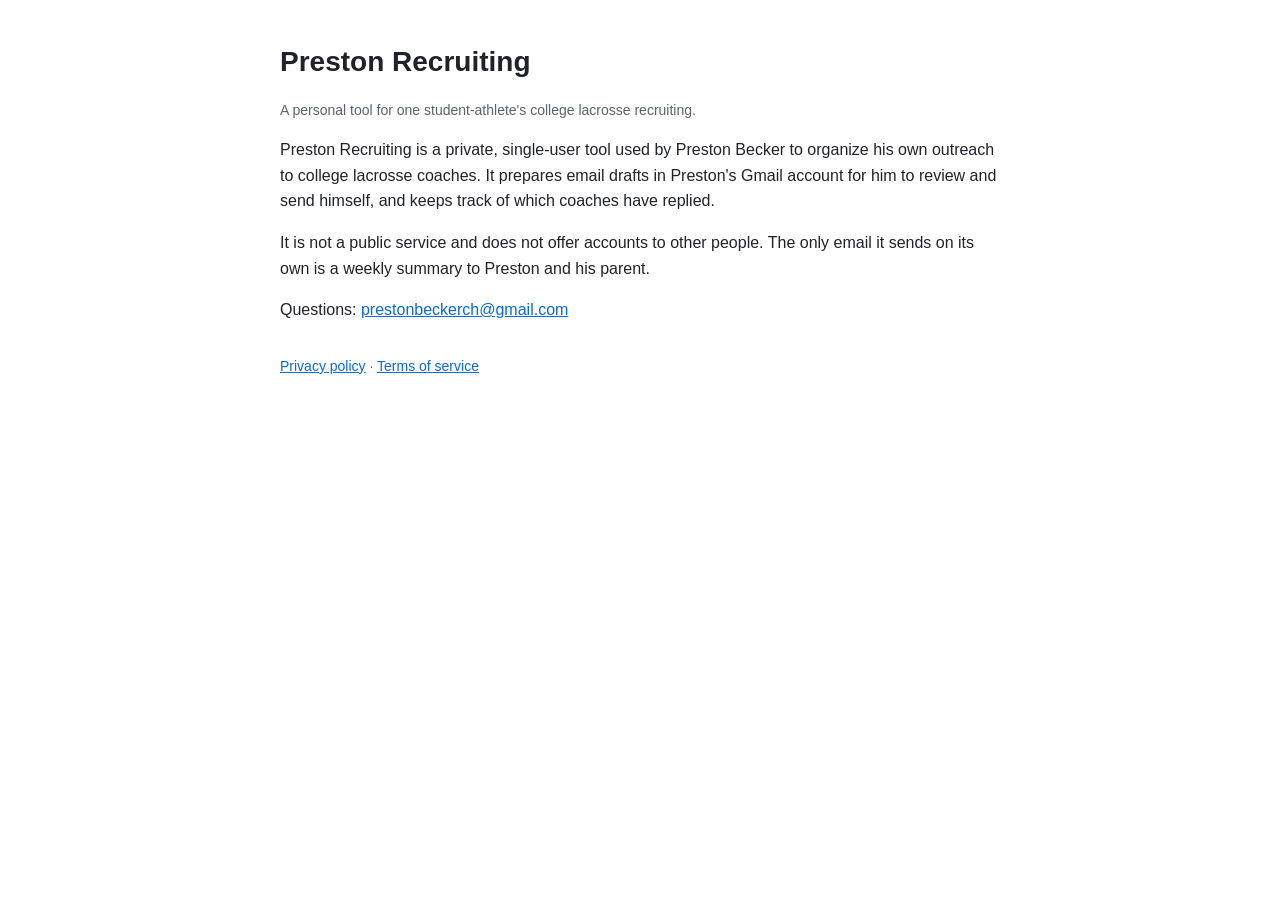
<file: index.html>
<!doctype html>
<html lang="en"><head><meta charset="utf-8"><meta name="viewport" content="width=device-width,initial-scale=1">
<title>Preston Recruiting</title><link rel="stylesheet" href="style.css"></head>
<body><main>
<h1>Preston Recruiting</h1>
<p class="muted">A personal tool for one student-athlete's college lacrosse recruiting.</p>
<p>Preston Recruiting is a private, single-user tool used by Preston Becker to organize his own outreach to college lacrosse coaches. It prepares email drafts in Preston's Gmail account for him to review and send himself, and keeps track of which coaches have replied.</p>
<p>It is not a public service and does not offer accounts to other people. The only email it sends on its own is a weekly summary to Preston and his parent.</p>
<p>Questions: <a href="mailto:prestonbeckerch@gmail.com">prestonbeckerch@gmail.com</a></p>
<nav><a href="privacy.html">Privacy policy</a> · <a href="terms.html">Terms of service</a></nav>
</main></body></html>
</file>
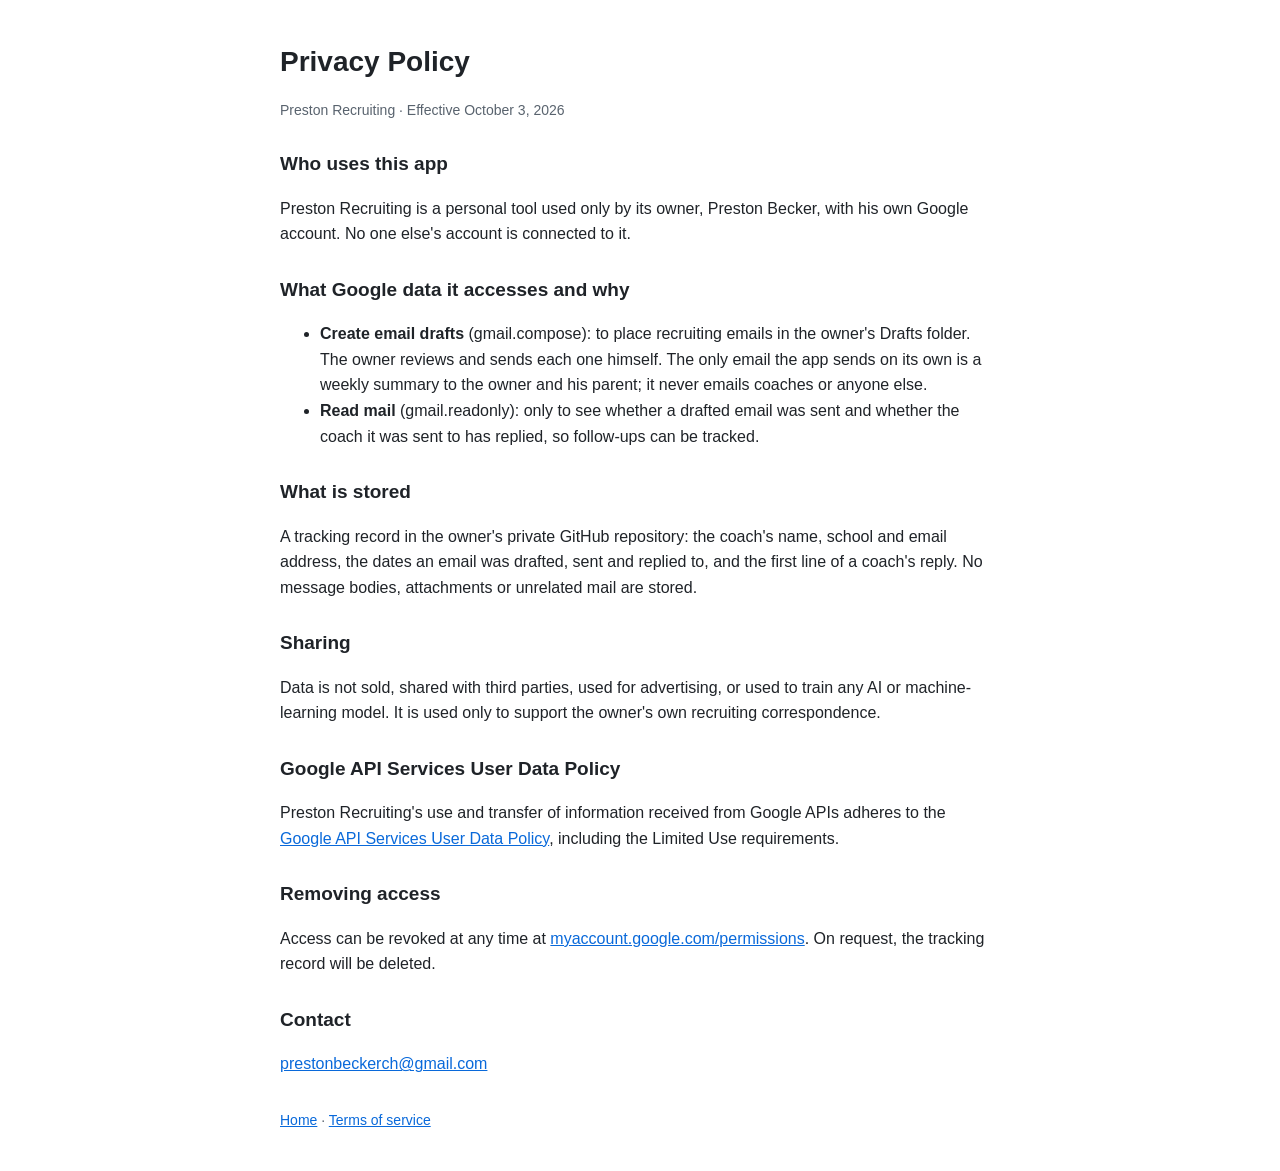
<file: privacy.html>
<!doctype html>
<html lang="en"><head><meta charset="utf-8"><meta name="viewport" content="width=device-width,initial-scale=1">
<title>Privacy Policy</title><link rel="stylesheet" href="style.css"></head>
<body><main>
<h1>Privacy Policy</h1>
<p class="muted">Preston Recruiting · Effective October 3, 2026</p>

<h2>Who uses this app</h2>
<p>Preston Recruiting is a personal tool used only by its owner, Preston Becker, with his own Google account. No one else's account is connected to it.</p>

<h2>What Google data it accesses and why</h2>
<ul>
<li><strong>Create email drafts</strong> (gmail.compose): to place recruiting emails in the owner's Drafts folder. The owner reviews and sends each one himself. The only email the app sends on its own is a weekly summary to the owner and his parent; it never emails coaches or anyone else.</li>
<li><strong>Read mail</strong> (gmail.readonly): only to see whether a drafted email was sent and whether the coach it was sent to has replied, so follow-ups can be tracked.</li>
</ul>

<h2>What is stored</h2>
<p>A tracking record in the owner's private GitHub repository: the coach's name, school and email address, the dates an email was drafted, sent and replied to, and the first line of a coach's reply. No message bodies, attachments or unrelated mail are stored.</p>

<h2>Sharing</h2>
<p>Data is not sold, shared with third parties, used for advertising, or used to train any AI or machine-learning model. It is used only to support the owner's own recruiting correspondence.</p>

<h2>Google API Services User Data Policy</h2>
<p>Preston Recruiting's use and transfer of information received from Google APIs adheres to the <a href="https://developers.google.com/terms/api-services-user-data-policy">Google API Services User Data Policy</a>, including the Limited Use requirements.</p>

<h2>Removing access</h2>
<p>Access can be revoked at any time at <a href="https://myaccount.google.com/permissions">myaccount.google.com/permissions</a>. On request, the tracking record will be deleted.</p>

<h2>Contact</h2>
<p><a href="mailto:prestonbeckerch@gmail.com">prestonbeckerch@gmail.com</a></p>
<nav><a href="index.html">Home</a> · <a href="terms.html">Terms of service</a></nav>
</main></body></html>
</file>
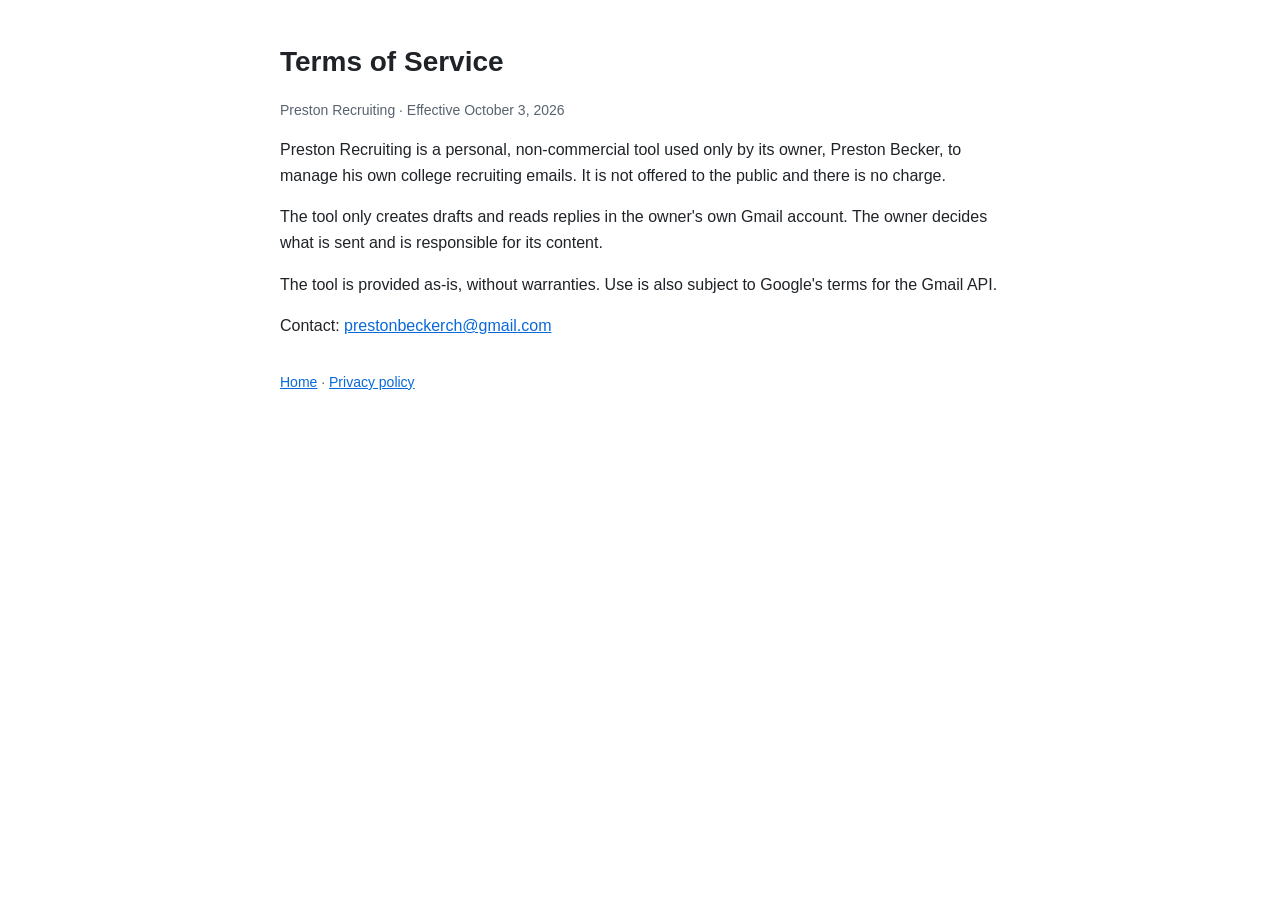
<file: terms.html>
<!doctype html>
<html lang="en"><head><meta charset="utf-8"><meta name="viewport" content="width=device-width,initial-scale=1">
<title>Terms of Service</title><link rel="stylesheet" href="style.css"></head>
<body><main>
<h1>Terms of Service</h1>
<p class="muted">Preston Recruiting · Effective October 3, 2026</p>
<p>Preston Recruiting is a personal, non-commercial tool used only by its owner, Preston Becker, to manage his own college recruiting emails. It is not offered to the public and there is no charge.</p>
<p>The tool only creates drafts and reads replies in the owner's own Gmail account. The owner decides what is sent and is responsible for its content.</p>
<p>The tool is provided as-is, without warranties. Use is also subject to Google's terms for the Gmail API.</p>
<p>Contact: <a href="mailto:prestonbeckerch@gmail.com">prestonbeckerch@gmail.com</a></p>
<nav><a href="index.html">Home</a> · <a href="privacy.html">Privacy policy</a></nav>
</main></body></html>
</file>
<file: style.css>
:root{--bg:#ffffff;--fg:#1f2328;--muted:#59636e;--link:#0969da}
@media (prefers-color-scheme:dark){:root{--bg:#0d1117;--fg:#e6edf3;--muted:#9198a1;--link:#4493f8}}
body{background:var(--bg);color:var(--fg);font:16px/1.6 -apple-system,BlinkMacSystemFont,"Segoe UI",Arial,sans-serif;margin:0}
main{max-width:720px;margin:0 auto;padding:40px 16px}
h1{font-size:28px;margin:0 0 4px}h2{font-size:19px;margin-top:28px}
.muted{color:var(--muted);font-size:14px}a{color:var(--link)}
nav{font-size:14px;margin-top:32px;color:var(--muted)}
</file>
